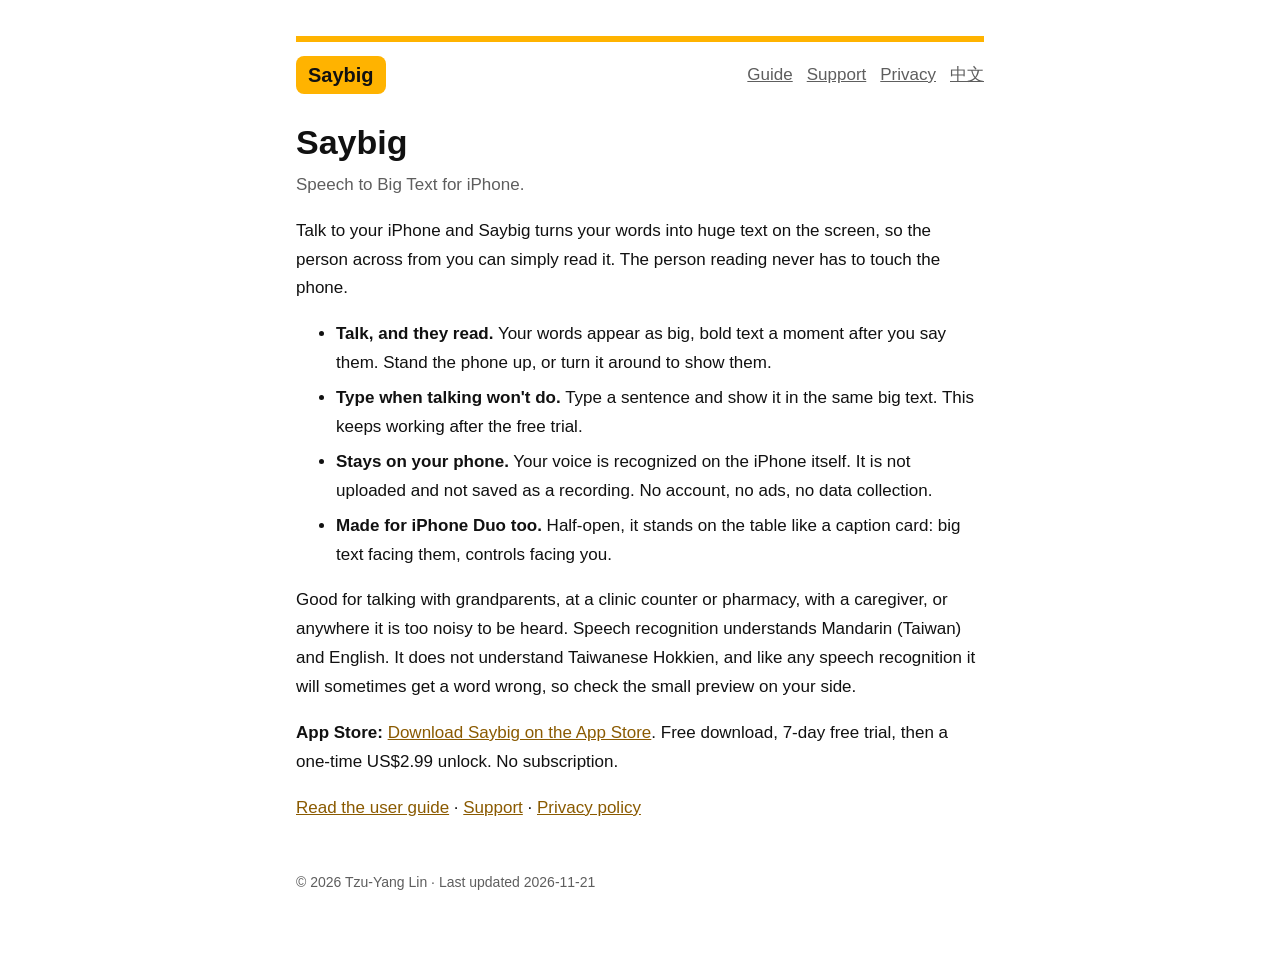
<file: index.html>
<!DOCTYPE html>
<html lang="en">
<head>
<meta charset="utf-8">
<meta name="viewport" content="width=device-width, initial-scale=1">
<meta name="color-scheme" content="light dark">
<title>Saybig: Speech to Big Text</title>
<meta name="description" content="Saybig turns what you say into huge text on your iPhone screen so the person across from you can read it. On-device recognition, no account, no data collection.">
<link rel="canonical" href="https://franky5440-afk.github.io/saybig-site/">
<link rel="alternate" hreflang="en" href="https://franky5440-afk.github.io/saybig-site/">
<link rel="alternate" hreflang="zh-Hant" href="https://franky5440-afk.github.io/saybig-site/zh/">
<link rel="stylesheet" href="style.css">
</head>
<body>
<main>
<header><a class="brand" href="./">Saybig</a><nav><a href="guide/">Guide</a><a href="support/">Support</a><a href="privacy/">Privacy</a><a href="zh/" lang="zh-Hant">中文</a></nav></header>
<h1>Saybig</h1>
<p class="meta">Speech to Big Text for iPhone.</p>
<p>Talk to your iPhone and Saybig turns your words into huge text on the screen, so the person across from you can simply read it. The person reading never has to touch the phone.</p>
<ul>
<li><strong>Talk, and they read.</strong> Your words appear as big, bold text a moment after you say them. Stand the phone up, or turn it around to show them.</li>
<li><strong>Type when talking won't do.</strong> Type a sentence and show it in the same big text. This keeps working after the free trial.</li>
<li><strong>Stays on your phone.</strong> Your voice is recognized on the iPhone itself. It is not uploaded and not saved as a recording. No account, no ads, no data collection.</li>
<li><strong>Made for iPhone Duo too.</strong> Half-open, it stands on the table like a caption card: big text facing them, controls facing you.</li>
</ul>
<p>Good for talking with grandparents, at a clinic counter or pharmacy, with a caregiver, or anywhere it is too noisy to be heard. Speech recognition understands Mandarin (Taiwan) and English. It does not understand Taiwanese Hokkien, and like any speech recognition it will sometimes get a word wrong, so check the small preview on your side.</p>
<p><strong>App Store:</strong> <a href="https://apps.apple.com/app/id6837171846">Download Saybig on the App Store</a>. Free download, 7-day free trial, then a one-time US$2.99 unlock. No subscription.</p>
<p><a href="guide/">Read the user guide</a> · <a href="support/">Support</a> · <a href="privacy/">Privacy policy</a></p>

<footer>&copy; 2026 Tzu-Yang Lin · Last updated 2026-11-21</footer>
</main>
</body>
</html>
</file>
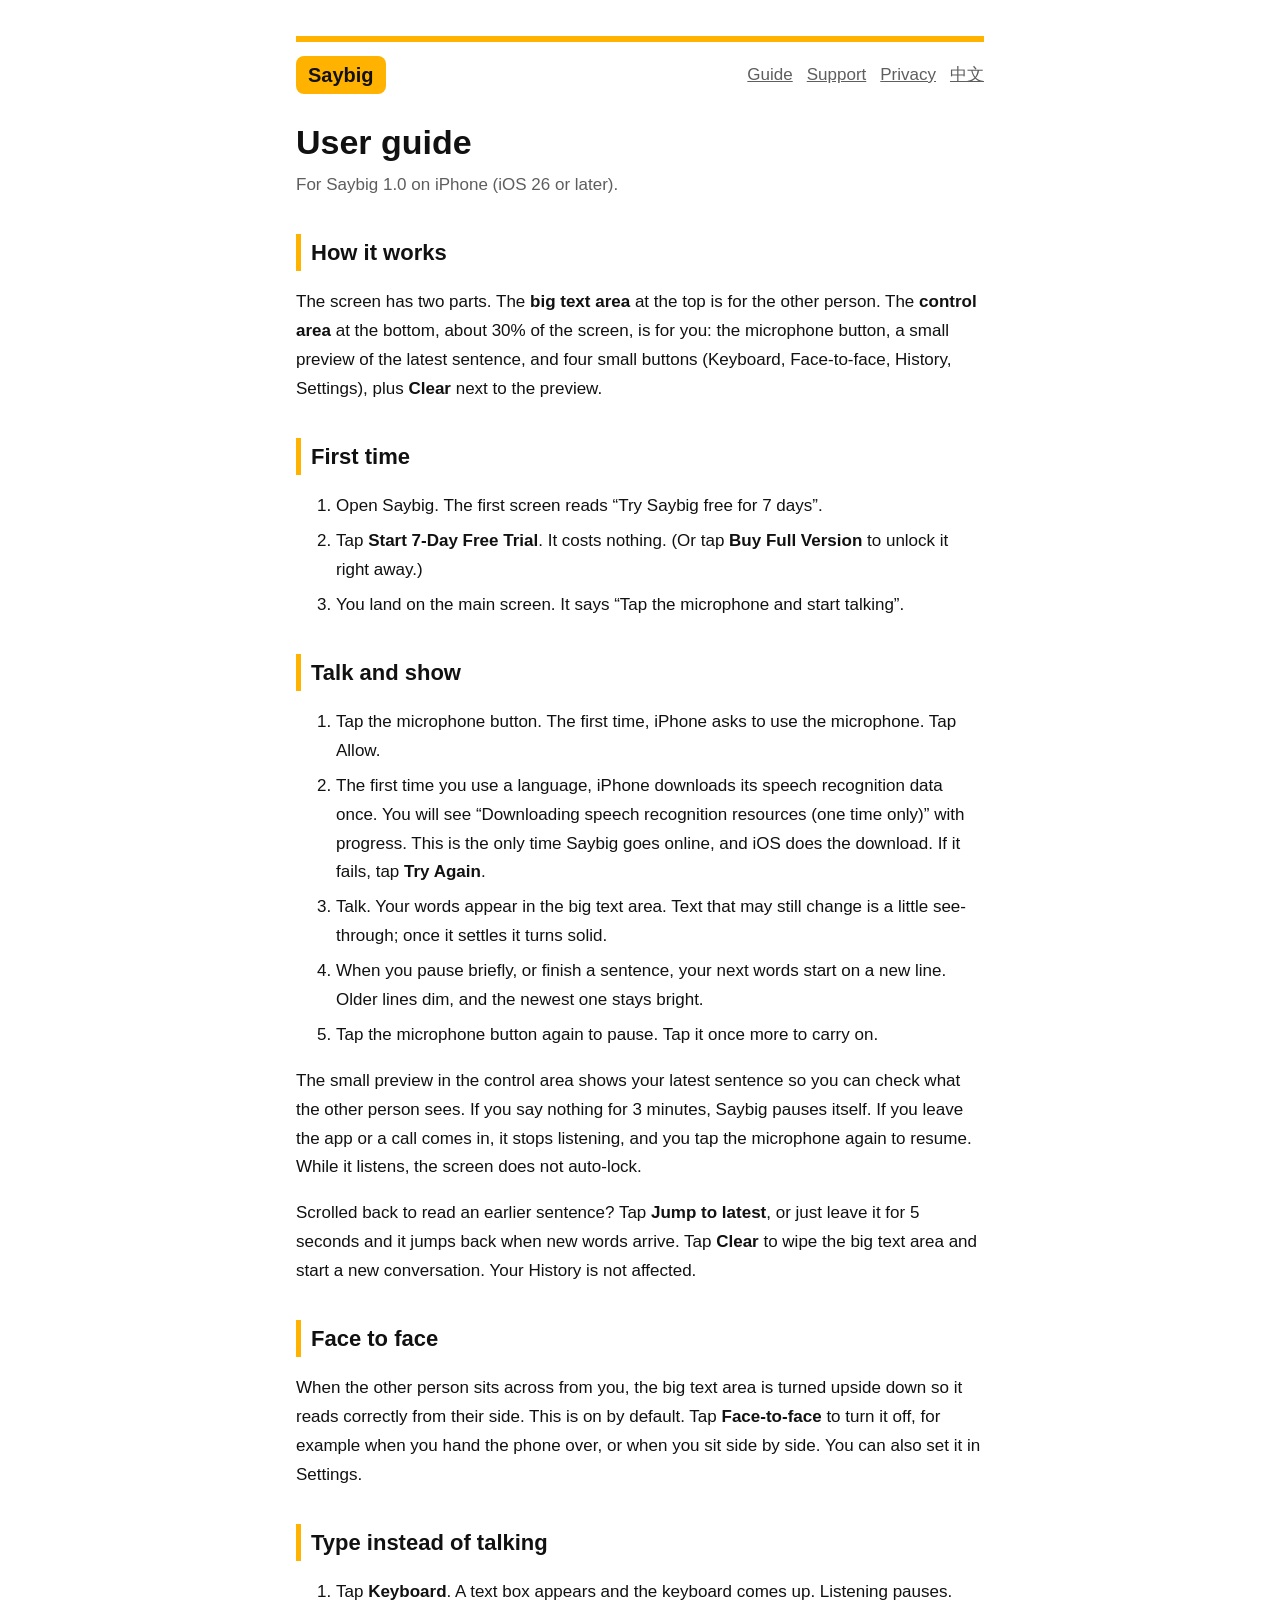
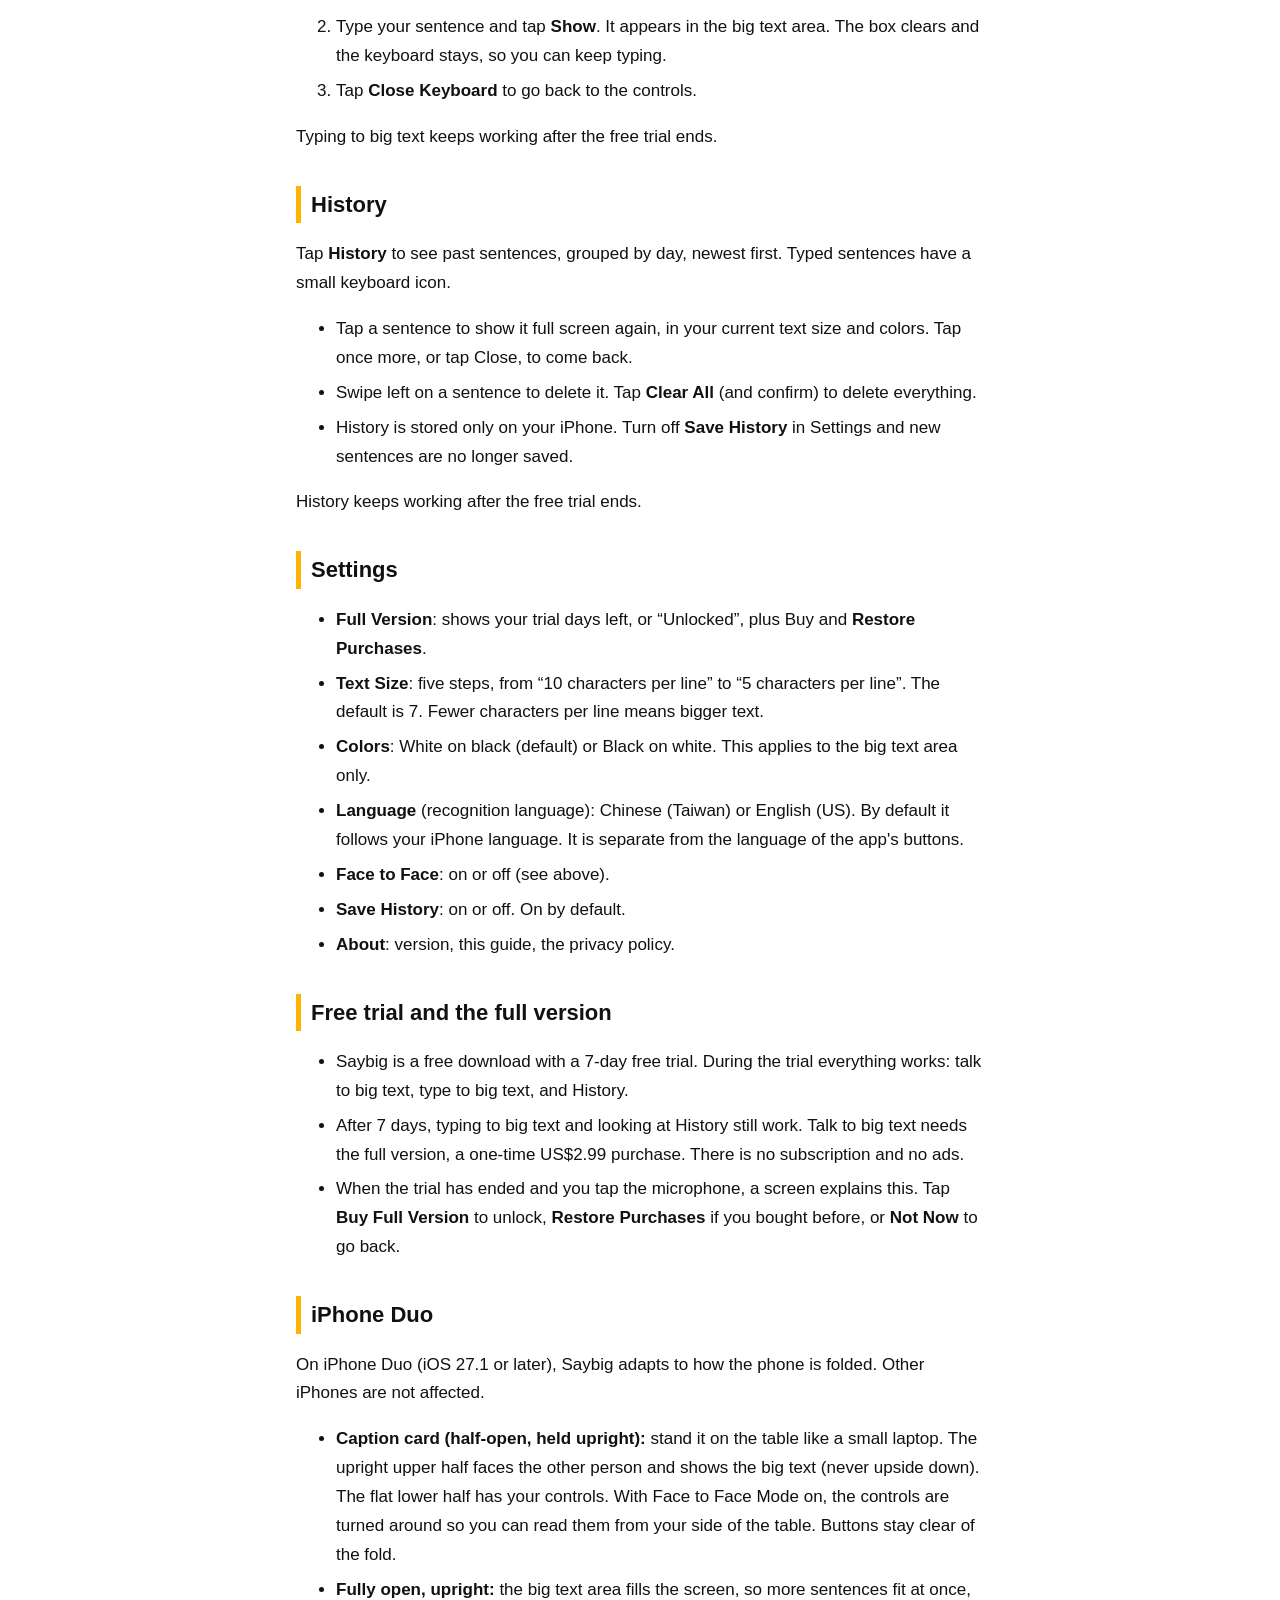
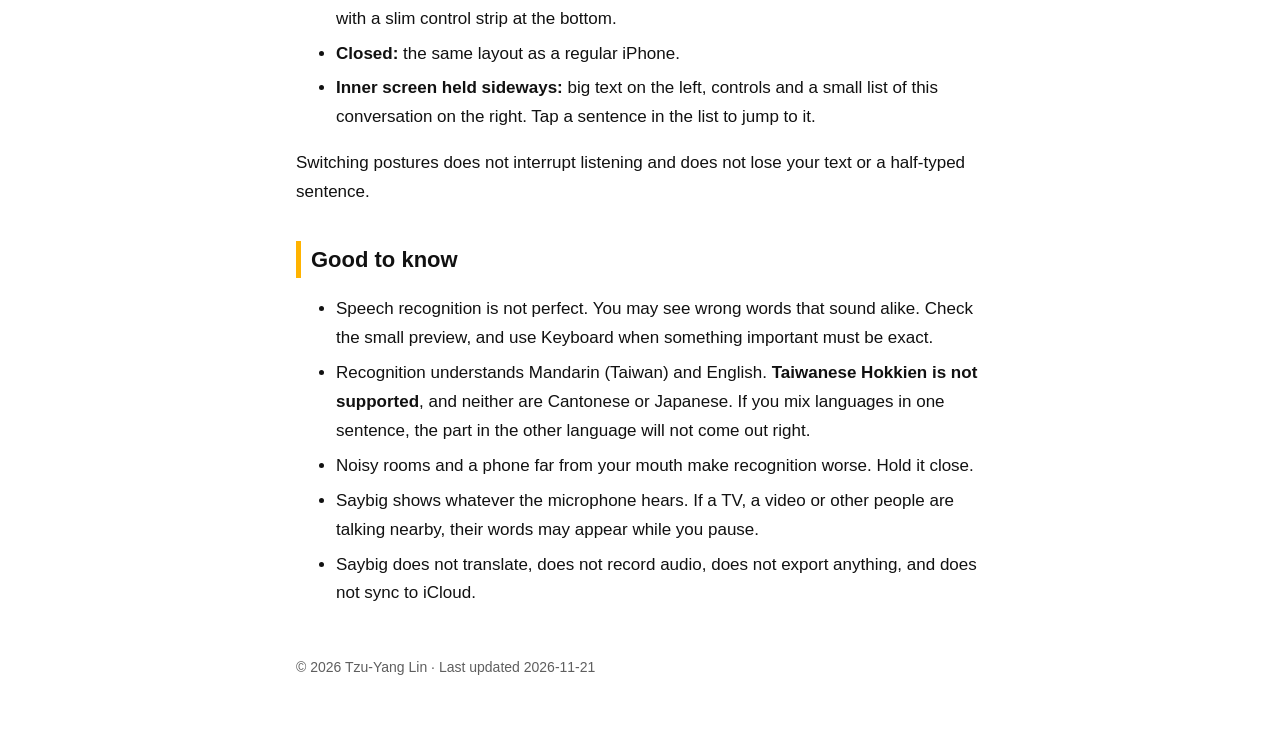
<file: guide/index.html>
<!DOCTYPE html>
<html lang="en">
<head>
<meta charset="utf-8">
<meta name="viewport" content="width=device-width, initial-scale=1">
<meta name="color-scheme" content="light dark">
<title>User guide · Saybig</title>
<meta name="description" content="Saybig turns what you say into huge text on your iPhone screen so the person across from you can read it. On-device recognition, no account, no data collection.">
<link rel="canonical" href="https://franky5440-afk.github.io/saybig-site/guide/">
<link rel="alternate" hreflang="en" href="https://franky5440-afk.github.io/saybig-site/guide/">
<link rel="alternate" hreflang="zh-Hant" href="https://franky5440-afk.github.io/saybig-site/zh/guide/">
<link rel="stylesheet" href="../style.css">
</head>
<body>
<main>
<header><a class="brand" href="../">Saybig</a><nav><a href="../guide/">Guide</a><a href="../support/">Support</a><a href="../privacy/">Privacy</a><a href="../zh/guide/" lang="zh-Hant">中文</a></nav></header>
<h1>User guide</h1>
<p class="meta">For Saybig 1.0 on iPhone (iOS 26 or later).</p>

<h2>How it works</h2>
<p>The screen has two parts. The <strong>big text area</strong> at the top is for the other person. The <strong>control area</strong> at the bottom, about 30% of the screen, is for you: the microphone button, a small preview of the latest sentence, and four small buttons (Keyboard, Face-to-face, History, Settings), plus <strong>Clear</strong> next to the preview.</p>

<h2>First time</h2>
<ol>
<li>Open Saybig. The first screen reads “Try Saybig free for 7 days”.</li>
<li>Tap <strong>Start 7-Day Free Trial</strong>. It costs nothing. (Or tap <strong>Buy Full Version</strong> to unlock it right away.)</li>
<li>You land on the main screen. It says “Tap the microphone and start talking”.</li>
</ol>

<h2>Talk and show</h2>
<ol>
<li>Tap the microphone button. The first time, iPhone asks to use the microphone. Tap Allow.</li>
<li>The first time you use a language, iPhone downloads its speech recognition data once. You will see “Downloading speech recognition resources (one time only)” with progress. This is the only time Saybig goes online, and iOS does the download. If it fails, tap <strong>Try Again</strong>.</li>
<li>Talk. Your words appear in the big text area. Text that may still change is a little see-through; once it settles it turns solid.</li>
<li>When you pause briefly, or finish a sentence, your next words start on a new line. Older lines dim, and the newest one stays bright.</li>
<li>Tap the microphone button again to pause. Tap it once more to carry on.</li>
</ol>
<p>The small preview in the control area shows your latest sentence so you can check what the other person sees. If you say nothing for 3 minutes, Saybig pauses itself. If you leave the app or a call comes in, it stops listening, and you tap the microphone again to resume. While it listens, the screen does not auto-lock.</p>
<p>Scrolled back to read an earlier sentence? Tap <strong>Jump to latest</strong>, or just leave it for 5 seconds and it jumps back when new words arrive. Tap <strong>Clear</strong> to wipe the big text area and start a new conversation. Your History is not affected.</p>

<h2>Face to face</h2>
<p>When the other person sits across from you, the big text area is turned upside down so it reads correctly from their side. This is on by default. Tap <strong>Face-to-face</strong> to turn it off, for example when you hand the phone over, or when you sit side by side. You can also set it in Settings.</p>

<h2>Type instead of talking</h2>
<ol>
<li>Tap <strong>Keyboard</strong>. A text box appears and the keyboard comes up. Listening pauses.</li>
<li>Type your sentence and tap <strong>Show</strong>. It appears in the big text area. The box clears and the keyboard stays, so you can keep typing.</li>
<li>Tap <strong>Close Keyboard</strong> to go back to the controls.</li>
</ol>
<p>Typing to big text keeps working after the free trial ends.</p>

<h2>History</h2>
<p>Tap <strong>History</strong> to see past sentences, grouped by day, newest first. Typed sentences have a small keyboard icon.</p>
<ul>
<li>Tap a sentence to show it full screen again, in your current text size and colors. Tap once more, or tap Close, to come back.</li>
<li>Swipe left on a sentence to delete it. Tap <strong>Clear All</strong> (and confirm) to delete everything.</li>
<li>History is stored only on your iPhone. Turn off <strong>Save History</strong> in Settings and new sentences are no longer saved.</li>
</ul>
<p>History keeps working after the free trial ends.</p>

<h2>Settings</h2>
<ul>
<li><strong>Full Version</strong>: shows your trial days left, or “Unlocked”, plus Buy and <strong>Restore Purchases</strong>.</li>
<li><strong>Text Size</strong>: five steps, from “10 characters per line” to “5 characters per line”. The default is 7. Fewer characters per line means bigger text.</li>
<li><strong>Colors</strong>: White on black (default) or Black on white. This applies to the big text area only.</li>
<li><strong>Language</strong> (recognition language): Chinese (Taiwan) or English (US). By default it follows your iPhone language. It is separate from the language of the app's buttons.</li>
<li><strong>Face to Face</strong>: on or off (see above).</li>
<li><strong>Save History</strong>: on or off. On by default.</li>
<li><strong>About</strong>: version, this guide, the privacy policy.</li>
</ul>

<h2>Free trial and the full version</h2>
<ul>
<li>Saybig is a free download with a 7-day free trial. During the trial everything works: talk to big text, type to big text, and History.</li>
<li>After 7 days, typing to big text and looking at History still work. Talk to big text needs the full version, a one-time US$2.99 purchase. There is no subscription and no ads.</li>
<li>When the trial has ended and you tap the microphone, a screen explains this. Tap <strong>Buy Full Version</strong> to unlock, <strong>Restore Purchases</strong> if you bought before, or <strong>Not Now</strong> to go back.</li>
</ul>

<h2>iPhone Duo</h2>
<p>On iPhone Duo (iOS 27.1 or later), Saybig adapts to how the phone is folded. Other iPhones are not affected.</p>
<ul>
<li><strong>Caption card (half-open, held upright):</strong> stand it on the table like a small laptop. The upright upper half faces the other person and shows the big text (never upside down). The flat lower half has your controls. With Face to Face Mode on, the controls are turned around so you can read them from your side of the table. Buttons stay clear of the fold.</li>
<li><strong>Fully open, upright:</strong> the big text area fills the screen, so more sentences fit at once, with a slim control strip at the bottom.</li>
<li><strong>Closed:</strong> the same layout as a regular iPhone.</li>
<li><strong>Inner screen held sideways:</strong> big text on the left, controls and a small list of this conversation on the right. Tap a sentence in the list to jump to it.</li>
</ul>
<p>Switching postures does not interrupt listening and does not lose your text or a half-typed sentence.</p>

<h2>Good to know</h2>
<ul>
<li>Speech recognition is not perfect. You may see wrong words that sound alike. Check the small preview, and use Keyboard when something important must be exact.</li>
<li>Recognition understands Mandarin (Taiwan) and English. <strong>Taiwanese Hokkien is not supported</strong>, and neither are Cantonese or Japanese. If you mix languages in one sentence, the part in the other language will not come out right.</li>
<li>Noisy rooms and a phone far from your mouth make recognition worse. Hold it close.</li>
<li>Saybig shows whatever the microphone hears. If a TV, a video or other people are talking nearby, their words may appear while you pause.</li>
<li>Saybig does not translate, does not record audio, does not export anything, and does not sync to iCloud.</li>
</ul>

<footer>&copy; 2026 Tzu-Yang Lin · Last updated 2026-11-21</footer>
</main>
</body>
</html>
</file>
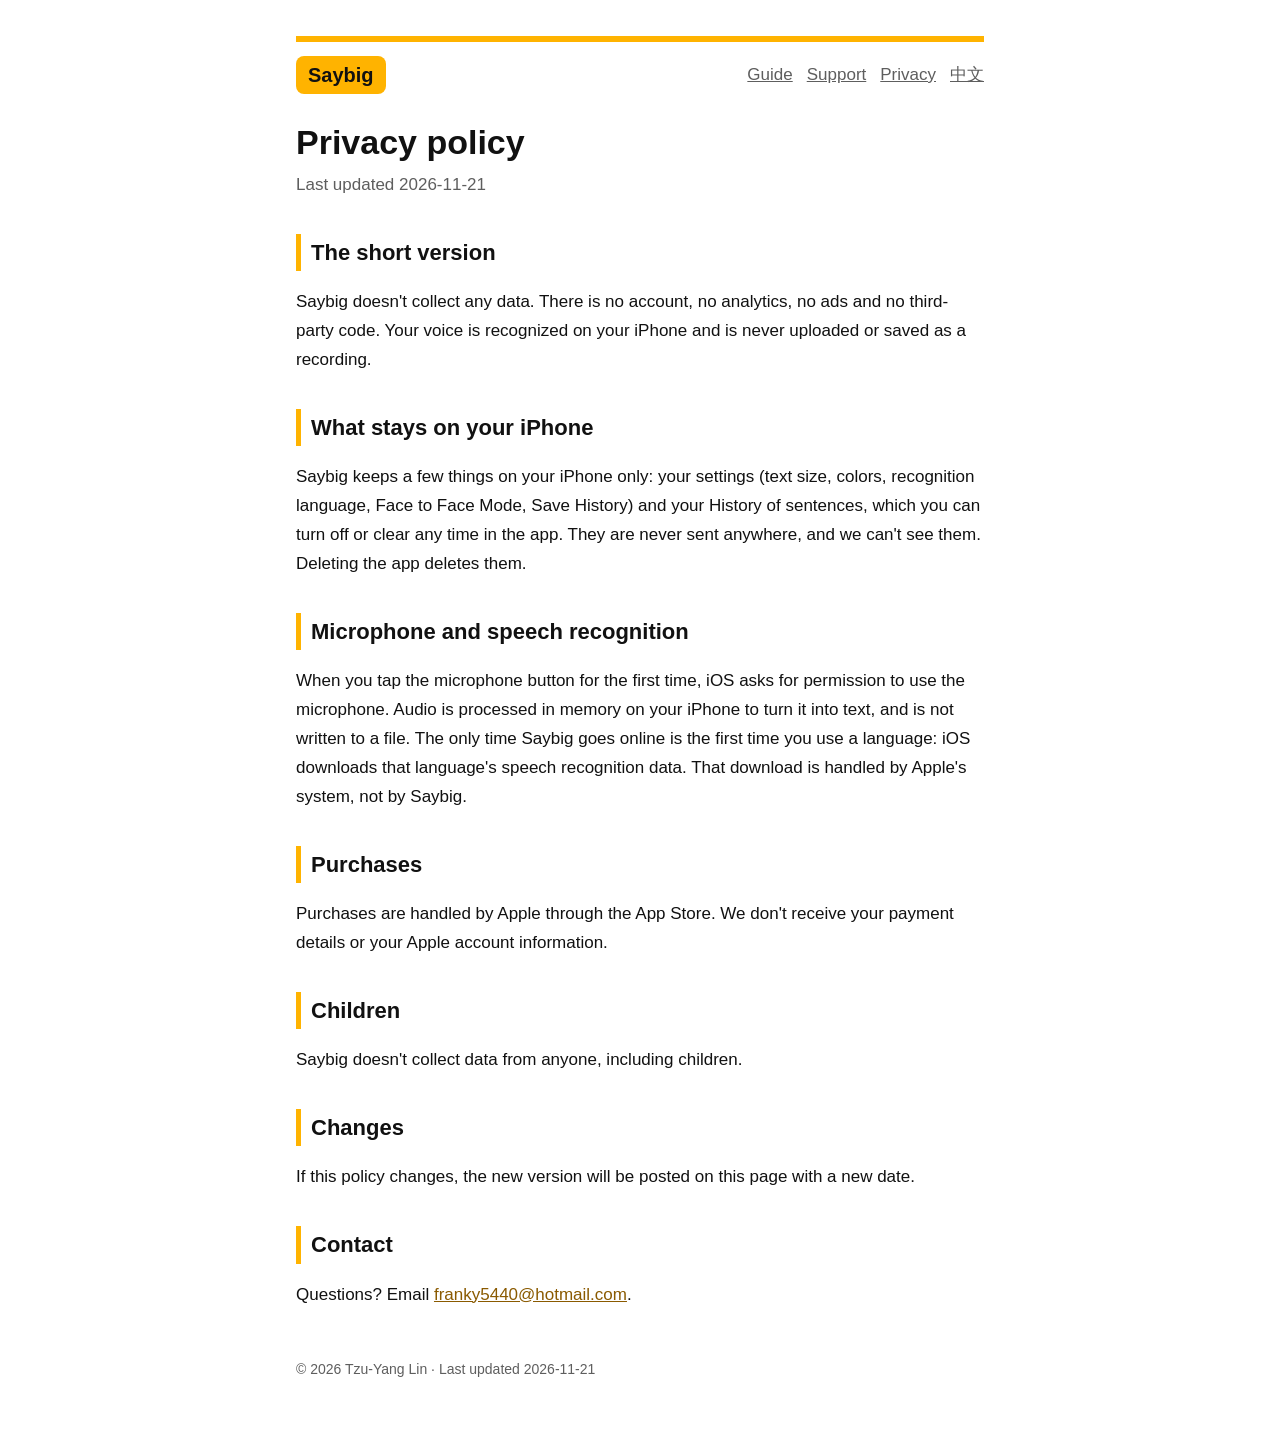
<file: privacy/index.html>
<!DOCTYPE html>
<html lang="en">
<head>
<meta charset="utf-8">
<meta name="viewport" content="width=device-width, initial-scale=1">
<meta name="color-scheme" content="light dark">
<title>Privacy policy · Saybig</title>
<meta name="description" content="Saybig turns what you say into huge text on your iPhone screen so the person across from you can read it. On-device recognition, no account, no data collection.">
<link rel="canonical" href="https://franky5440-afk.github.io/saybig-site/privacy/">
<link rel="alternate" hreflang="en" href="https://franky5440-afk.github.io/saybig-site/privacy/">
<link rel="alternate" hreflang="zh-Hant" href="https://franky5440-afk.github.io/saybig-site/zh/privacy/">
<link rel="stylesheet" href="../style.css">
</head>
<body>
<main>
<header><a class="brand" href="../">Saybig</a><nav><a href="../guide/">Guide</a><a href="../support/">Support</a><a href="../privacy/">Privacy</a><a href="../zh/privacy/" lang="zh-Hant">中文</a></nav></header>
<h1>Privacy policy</h1>
<p class="meta">Last updated 2026-11-21</p>
<h2>The short version</h2>
<p>Saybig doesn't collect any data. There is no account, no analytics, no ads and no third-party code. Your voice is recognized on your iPhone and is never uploaded or saved as a recording.</p>
<h2>What stays on your iPhone</h2>
<p>Saybig keeps a few things on your iPhone only: your settings (text size, colors, recognition language, Face to Face Mode, Save History) and your History of sentences, which you can turn off or clear any time in the app. They are never sent anywhere, and we can't see them. Deleting the app deletes them.</p>
<h2>Microphone and speech recognition</h2>
<p>When you tap the microphone button for the first time, iOS asks for permission to use the microphone. Audio is processed in memory on your iPhone to turn it into text, and is not written to a file. The only time Saybig goes online is the first time you use a language: iOS downloads that language's speech recognition data. That download is handled by Apple's system, not by Saybig.</p>
<h2>Purchases</h2>
<p>Purchases are handled by Apple through the App Store. We don't receive your payment details or your Apple account information.</p>
<h2>Children</h2>
<p>Saybig doesn't collect data from anyone, including children.</p>
<h2>Changes</h2>
<p>If this policy changes, the new version will be posted on this page with a new date.</p>
<h2>Contact</h2>
<p>Questions? Email <a href="mailto:franky5440@hotmail.com">franky5440@hotmail.com</a>.</p>

<footer>&copy; 2026 Tzu-Yang Lin · Last updated 2026-11-21</footer>
</main>
</body>
</html>
</file>
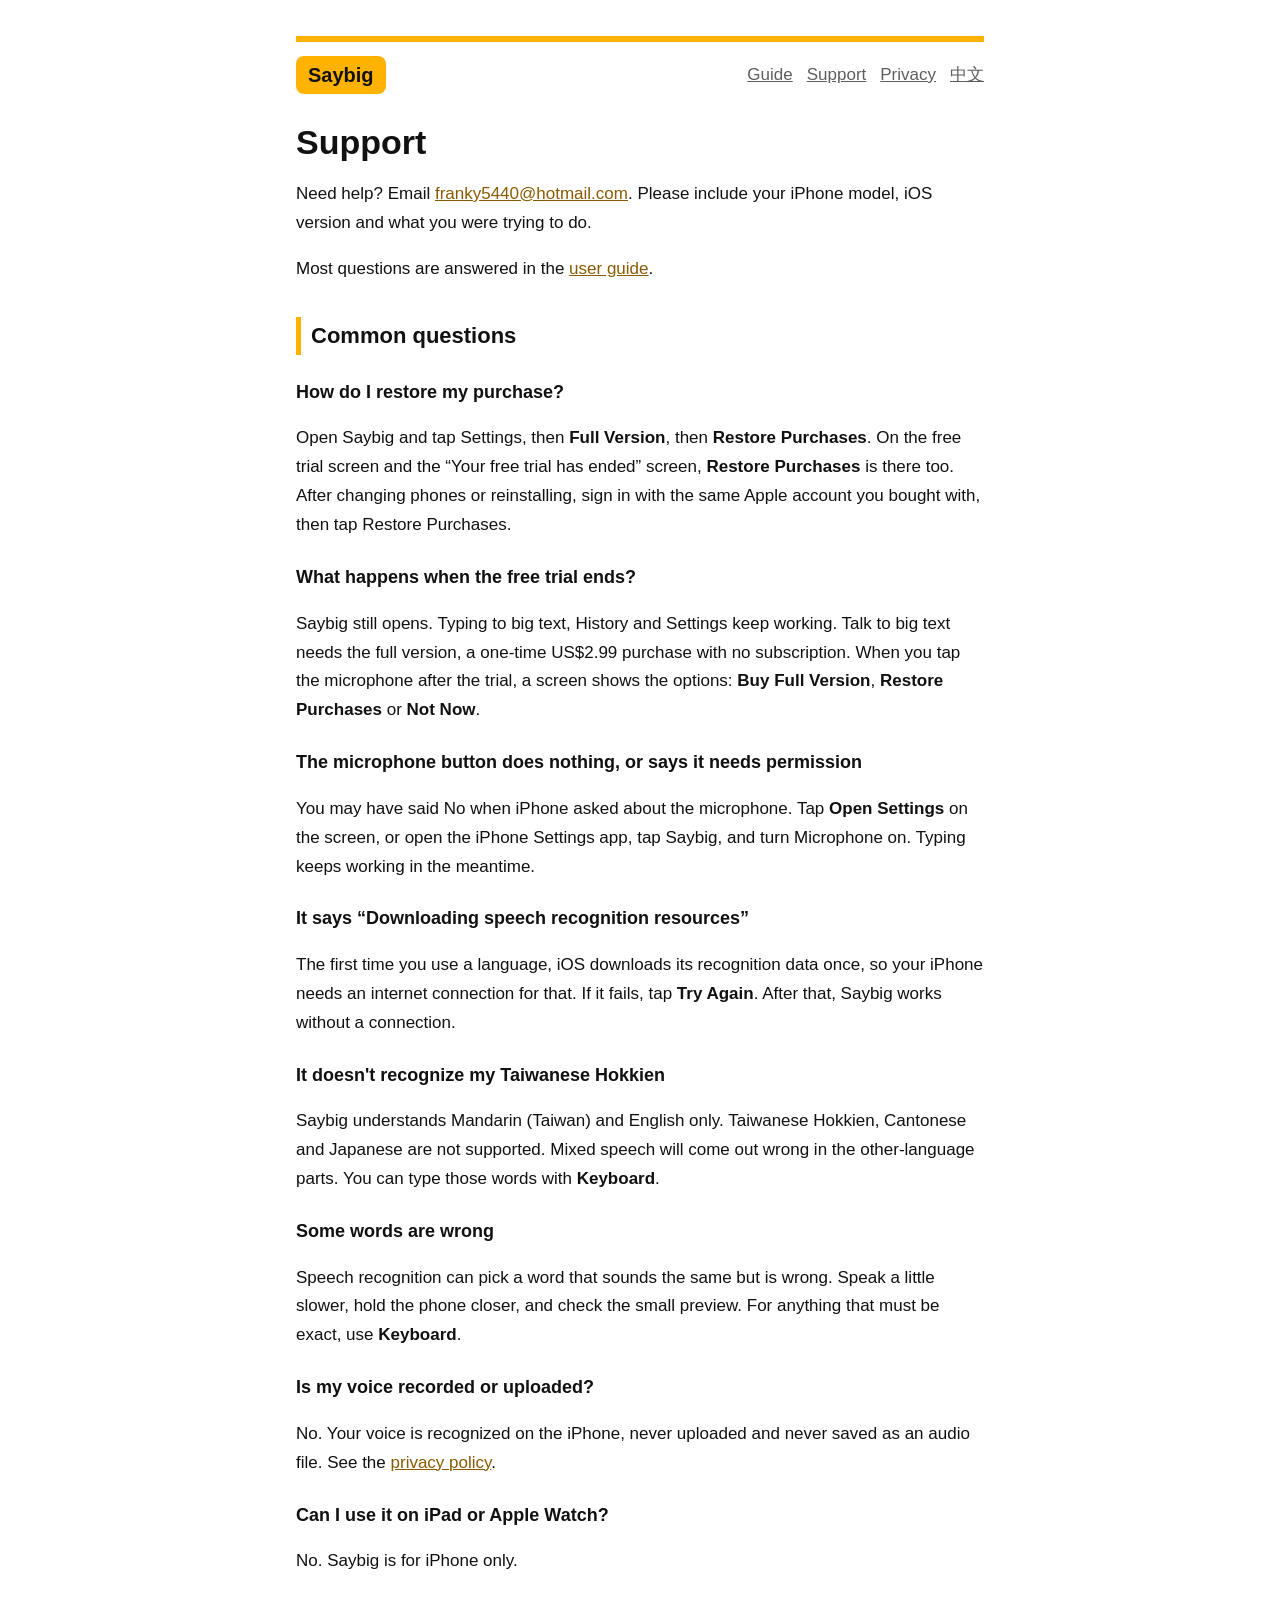
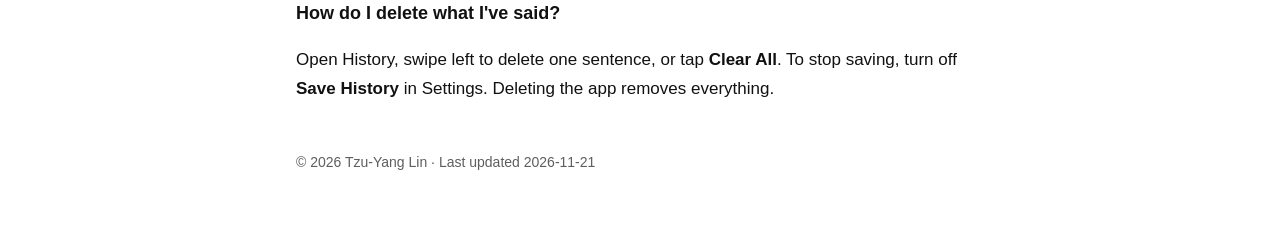
<file: support/index.html>
<!DOCTYPE html>
<html lang="en">
<head>
<meta charset="utf-8">
<meta name="viewport" content="width=device-width, initial-scale=1">
<meta name="color-scheme" content="light dark">
<title>Support · Saybig</title>
<meta name="description" content="Saybig turns what you say into huge text on your iPhone screen so the person across from you can read it. On-device recognition, no account, no data collection.">
<link rel="canonical" href="https://franky5440-afk.github.io/saybig-site/support/">
<link rel="alternate" hreflang="en" href="https://franky5440-afk.github.io/saybig-site/support/">
<link rel="alternate" hreflang="zh-Hant" href="https://franky5440-afk.github.io/saybig-site/zh/support/">
<link rel="stylesheet" href="../style.css">
</head>
<body>
<main>
<header><a class="brand" href="../">Saybig</a><nav><a href="../guide/">Guide</a><a href="../support/">Support</a><a href="../privacy/">Privacy</a><a href="../zh/support/" lang="zh-Hant">中文</a></nav></header>
<h1>Support</h1>
<p>Need help? Email <a href="mailto:franky5440@hotmail.com">franky5440@hotmail.com</a>. Please include your iPhone model, iOS version and what you were trying to do.</p>
<p>Most questions are answered in the <a href="../guide/">user guide</a>.</p>
<h2>Common questions</h2>
<h3>How do I restore my purchase?</h3>
<p>Open Saybig and tap Settings, then <strong>Full Version</strong>, then <strong>Restore Purchases</strong>. On the free trial screen and the “Your free trial has ended” screen, <strong>Restore Purchases</strong> is there too. After changing phones or reinstalling, sign in with the same Apple account you bought with, then tap Restore Purchases.</p>
<h3>What happens when the free trial ends?</h3>
<p>Saybig still opens. Typing to big text, History and Settings keep working. Talk to big text needs the full version, a one-time US$2.99 purchase with no subscription. When you tap the microphone after the trial, a screen shows the options: <strong>Buy Full Version</strong>, <strong>Restore Purchases</strong> or <strong>Not Now</strong>.</p>
<h3>The microphone button does nothing, or says it needs permission</h3>
<p>You may have said No when iPhone asked about the microphone. Tap <strong>Open Settings</strong> on the screen, or open the iPhone Settings app, tap Saybig, and turn Microphone on. Typing keeps working in the meantime.</p>
<h3>It says “Downloading speech recognition resources”</h3>
<p>The first time you use a language, iOS downloads its recognition data once, so your iPhone needs an internet connection for that. If it fails, tap <strong>Try Again</strong>. After that, Saybig works without a connection.</p>
<h3>It doesn't recognize my Taiwanese Hokkien</h3>
<p>Saybig understands Mandarin (Taiwan) and English only. Taiwanese Hokkien, Cantonese and Japanese are not supported. Mixed speech will come out wrong in the other-language parts. You can type those words with <strong>Keyboard</strong>.</p>
<h3>Some words are wrong</h3>
<p>Speech recognition can pick a word that sounds the same but is wrong. Speak a little slower, hold the phone closer, and check the small preview. For anything that must be exact, use <strong>Keyboard</strong>.</p>
<h3>Is my voice recorded or uploaded?</h3>
<p>No. Your voice is recognized on the iPhone, never uploaded and never saved as an audio file. See the <a href="../privacy/">privacy policy</a>.</p>
<h3>Can I use it on iPad or Apple Watch?</h3>
<p>No. Saybig is for iPhone only.</p>
<h3>How do I delete what I've said?</h3>
<p>Open History, swipe left to delete one sentence, or tap <strong>Clear All</strong>. To stop saving, turn off <strong>Save History</strong> in Settings. Deleting the app removes everything.</p>

<footer>&copy; 2026 Tzu-Yang Lin · Last updated 2026-11-21</footer>
</main>
</body>
</html>
</file>
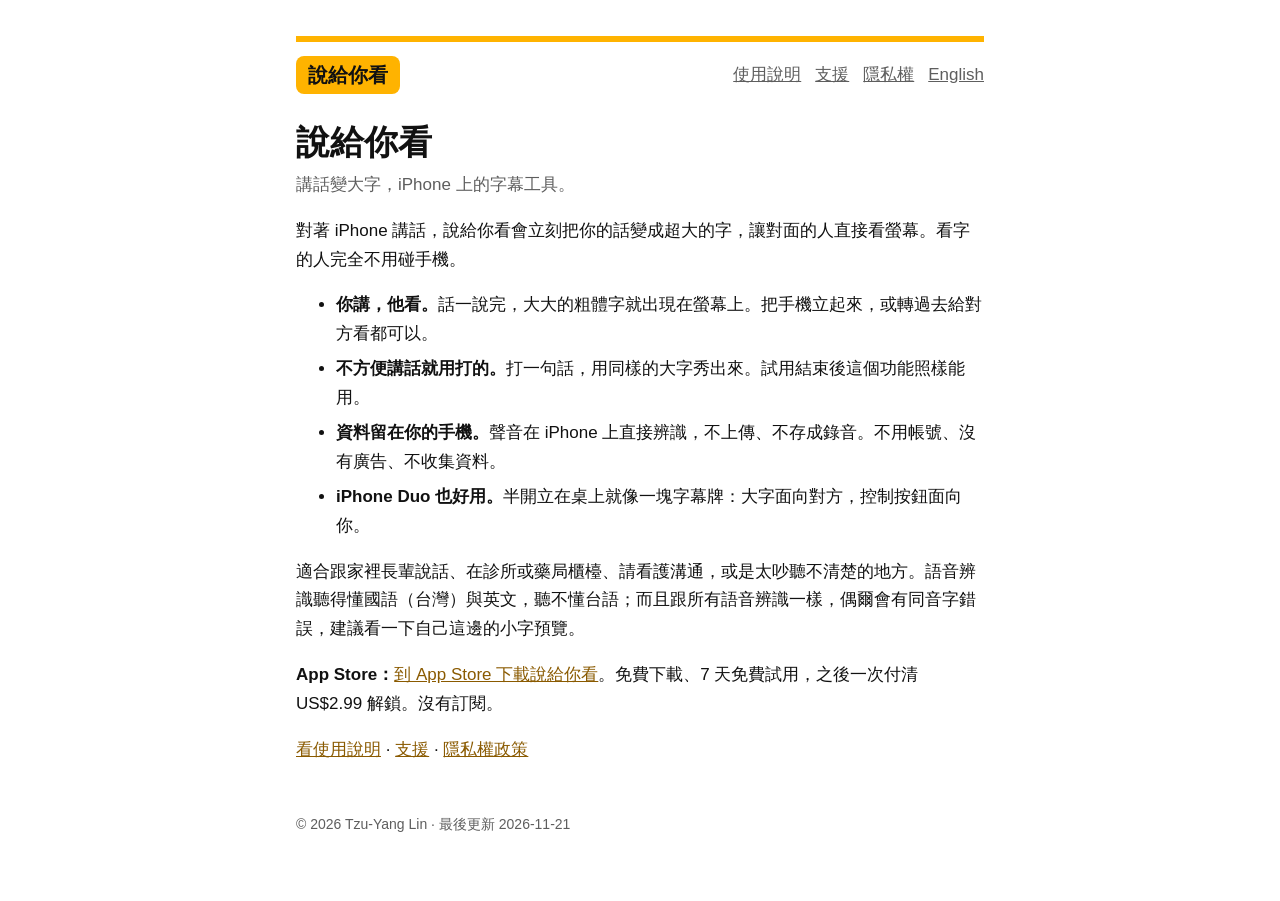
<file: zh/index.html>
<!DOCTYPE html>
<html lang="zh-Hant">
<head>
<meta charset="utf-8">
<meta name="viewport" content="width=device-width, initial-scale=1">
<meta name="color-scheme" content="light dark">
<title>說給你看：講話變大字</title>
<meta name="description" content="說給你看會把你說的話變成超大的字，讓對面的人直接看手機螢幕。辨識在手機上完成，不用帳號、不收集資料。">
<link rel="canonical" href="https://franky5440-afk.github.io/saybig-site/zh/">
<link rel="alternate" hreflang="en" href="https://franky5440-afk.github.io/saybig-site/">
<link rel="alternate" hreflang="zh-Hant" href="https://franky5440-afk.github.io/saybig-site/zh/">
<link rel="stylesheet" href="../style.css">
</head>
<body>
<main>
<header><a class="brand" href="../zh/">說給你看</a><nav><a href="../zh/guide/">使用說明</a><a href="../zh/support/">支援</a><a href="../zh/privacy/">隱私權</a><a href="../" lang="en">English</a></nav></header>
<h1>說給你看</h1>
<p class="meta">講話變大字，iPhone 上的字幕工具。</p>
<p>對著 iPhone 講話，說給你看會立刻把你的話變成超大的字，讓對面的人直接看螢幕。看字的人完全不用碰手機。</p>
<ul>
<li><strong>你講，他看。</strong>話一說完，大大的粗體字就出現在螢幕上。把手機立起來，或轉過去給對方看都可以。</li>
<li><strong>不方便講話就用打的。</strong>打一句話，用同樣的大字秀出來。試用結束後這個功能照樣能用。</li>
<li><strong>資料留在你的手機。</strong>聲音在 iPhone 上直接辨識，不上傳、不存成錄音。不用帳號、沒有廣告、不收集資料。</li>
<li><strong>iPhone Duo 也好用。</strong>半開立在桌上就像一塊字幕牌：大字面向對方，控制按鈕面向你。</li>
</ul>
<p>適合跟家裡長輩說話、在診所或藥局櫃檯、請看護溝通，或是太吵聽不清楚的地方。語音辨識聽得懂國語（台灣）與英文，聽不懂台語；而且跟所有語音辨識一樣，偶爾會有同音字錯誤，建議看一下自己這邊的小字預覽。</p>
<p><strong>App Store：</strong><a href="https://apps.apple.com/app/id6837171846">到 App Store 下載說給你看</a>。免費下載、7 天免費試用，之後一次付清 US$2.99 解鎖。沒有訂閱。</p>
<p><a href="guide/">看使用說明</a> · <a href="support/">支援</a> · <a href="privacy/">隱私權政策</a></p>

<footer>&copy; 2026 Tzu-Yang Lin · 最後更新 2026-11-21</footer>
</main>
</body>
</html>
</file>
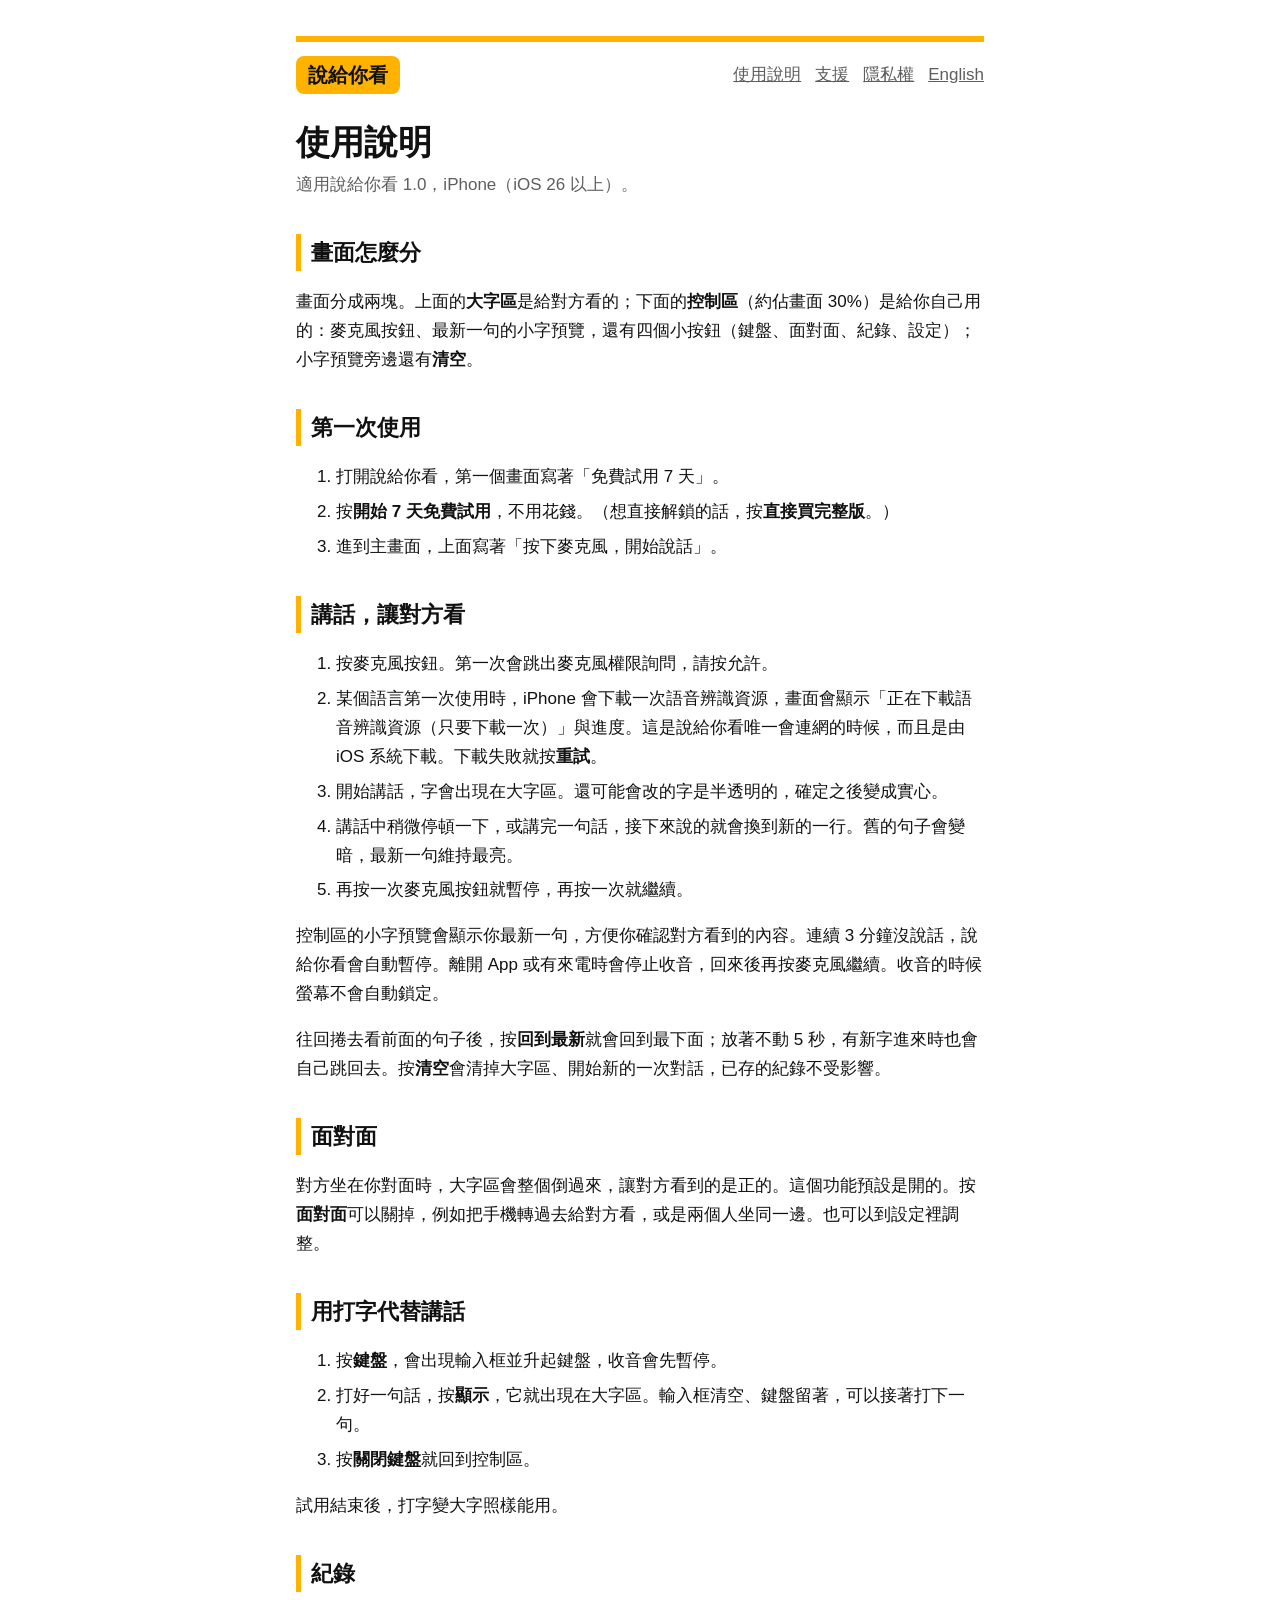
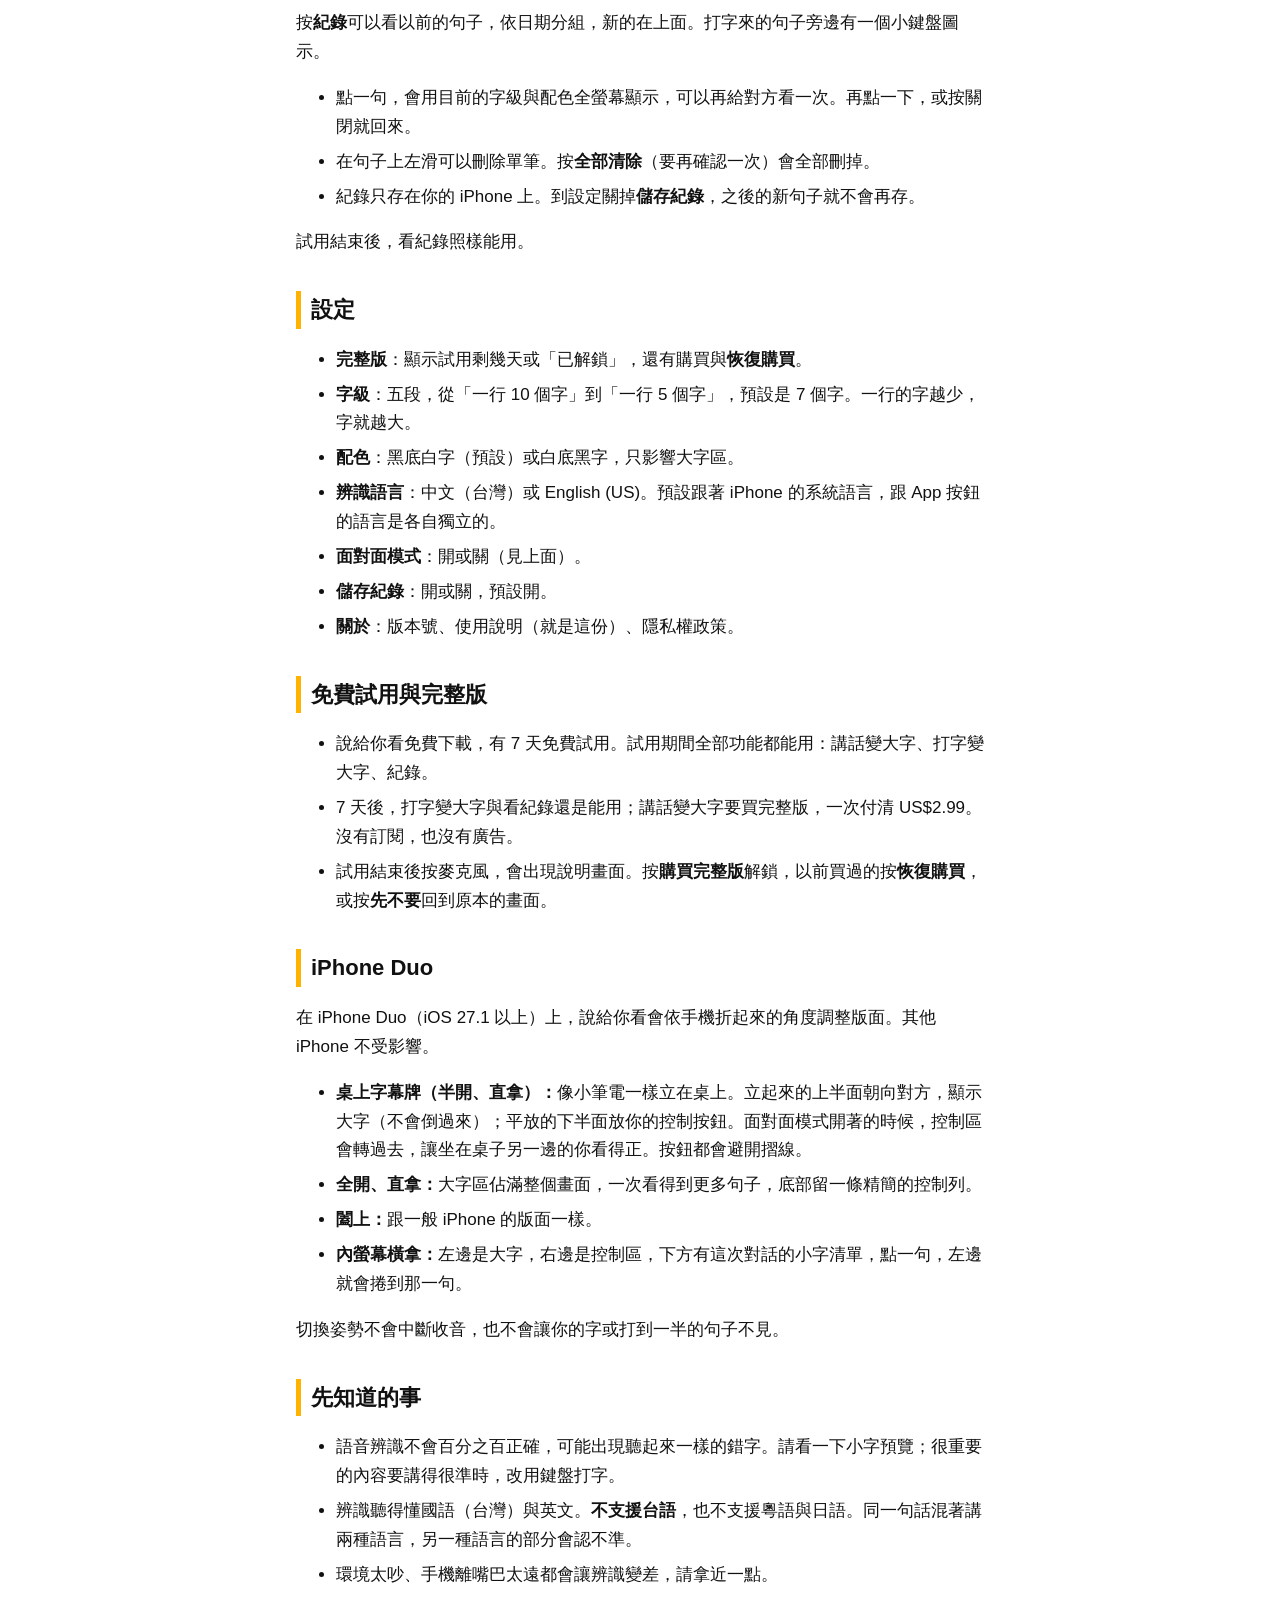
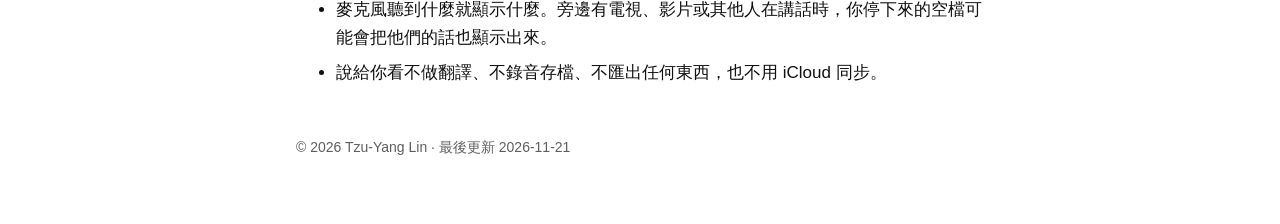
<file: zh/guide/index.html>
<!DOCTYPE html>
<html lang="zh-Hant">
<head>
<meta charset="utf-8">
<meta name="viewport" content="width=device-width, initial-scale=1">
<meta name="color-scheme" content="light dark">
<title>使用說明 · 說給你看</title>
<meta name="description" content="說給你看會把你說的話變成超大的字，讓對面的人直接看手機螢幕。辨識在手機上完成，不用帳號、不收集資料。">
<link rel="canonical" href="https://franky5440-afk.github.io/saybig-site/zh/guide/">
<link rel="alternate" hreflang="en" href="https://franky5440-afk.github.io/saybig-site/guide/">
<link rel="alternate" hreflang="zh-Hant" href="https://franky5440-afk.github.io/saybig-site/zh/guide/">
<link rel="stylesheet" href="../../style.css">
</head>
<body>
<main>
<header><a class="brand" href="../../zh/">說給你看</a><nav><a href="../../zh/guide/">使用說明</a><a href="../../zh/support/">支援</a><a href="../../zh/privacy/">隱私權</a><a href="../../guide/" lang="en">English</a></nav></header>
<h1>使用說明</h1>
<p class="meta">適用說給你看 1.0，iPhone（iOS 26 以上）。</p>

<h2>畫面怎麼分</h2>
<p>畫面分成兩塊。上面的<strong>大字區</strong>是給對方看的；下面的<strong>控制區</strong>（約佔畫面 30%）是給你自己用的：麥克風按鈕、最新一句的小字預覽，還有四個小按鈕（鍵盤、面對面、紀錄、設定）；小字預覽旁邊還有<strong>清空</strong>。</p>

<h2>第一次使用</h2>
<ol>
<li>打開說給你看，第一個畫面寫著「免費試用 7 天」。</li>
<li>按<strong>開始 7 天免費試用</strong>，不用花錢。（想直接解鎖的話，按<strong>直接買完整版</strong>。）</li>
<li>進到主畫面，上面寫著「按下麥克風，開始說話」。</li>
</ol>

<h2>講話，讓對方看</h2>
<ol>
<li>按麥克風按鈕。第一次會跳出麥克風權限詢問，請按允許。</li>
<li>某個語言第一次使用時，iPhone 會下載一次語音辨識資源，畫面會顯示「正在下載語音辨識資源（只要下載一次）」與進度。這是說給你看唯一會連網的時候，而且是由 iOS 系統下載。下載失敗就按<strong>重試</strong>。</li>
<li>開始講話，字會出現在大字區。還可能會改的字是半透明的，確定之後變成實心。</li>
<li>講話中稍微停頓一下，或講完一句話，接下來說的就會換到新的一行。舊的句子會變暗，最新一句維持最亮。</li>
<li>再按一次麥克風按鈕就暫停，再按一次就繼續。</li>
</ol>
<p>控制區的小字預覽會顯示你最新一句，方便你確認對方看到的內容。連續 3 分鐘沒說話，說給你看會自動暫停。離開 App 或有來電時會停止收音，回來後再按麥克風繼續。收音的時候螢幕不會自動鎖定。</p>
<p>往回捲去看前面的句子後，按<strong>回到最新</strong>就會回到最下面；放著不動 5 秒，有新字進來時也會自己跳回去。按<strong>清空</strong>會清掉大字區、開始新的一次對話，已存的紀錄不受影響。</p>

<h2>面對面</h2>
<p>對方坐在你對面時，大字區會整個倒過來，讓對方看到的是正的。這個功能預設是開的。按<strong>面對面</strong>可以關掉，例如把手機轉過去給對方看，或是兩個人坐同一邊。也可以到設定裡調整。</p>

<h2>用打字代替講話</h2>
<ol>
<li>按<strong>鍵盤</strong>，會出現輸入框並升起鍵盤，收音會先暫停。</li>
<li>打好一句話，按<strong>顯示</strong>，它就出現在大字區。輸入框清空、鍵盤留著，可以接著打下一句。</li>
<li>按<strong>關閉鍵盤</strong>就回到控制區。</li>
</ol>
<p>試用結束後，打字變大字照樣能用。</p>

<h2>紀錄</h2>
<p>按<strong>紀錄</strong>可以看以前的句子，依日期分組，新的在上面。打字來的句子旁邊有一個小鍵盤圖示。</p>
<ul>
<li>點一句，會用目前的字級與配色全螢幕顯示，可以再給對方看一次。再點一下，或按關閉就回來。</li>
<li>在句子上左滑可以刪除單筆。按<strong>全部清除</strong>（要再確認一次）會全部刪掉。</li>
<li>紀錄只存在你的 iPhone 上。到設定關掉<strong>儲存紀錄</strong>，之後的新句子就不會再存。</li>
</ul>
<p>試用結束後，看紀錄照樣能用。</p>

<h2>設定</h2>
<ul>
<li><strong>完整版</strong>：顯示試用剩幾天或「已解鎖」，還有購買與<strong>恢復購買</strong>。</li>
<li><strong>字級</strong>：五段，從「一行 10 個字」到「一行 5 個字」，預設是 7 個字。一行的字越少，字就越大。</li>
<li><strong>配色</strong>：黑底白字（預設）或白底黑字，只影響大字區。</li>
<li><strong>辨識語言</strong>：中文（台灣）或 English (US)。預設跟著 iPhone 的系統語言，跟 App 按鈕的語言是各自獨立的。</li>
<li><strong>面對面模式</strong>：開或關（見上面）。</li>
<li><strong>儲存紀錄</strong>：開或關，預設開。</li>
<li><strong>關於</strong>：版本號、使用說明（就是這份）、隱私權政策。</li>
</ul>

<h2>免費試用與完整版</h2>
<ul>
<li>說給你看免費下載，有 7 天免費試用。試用期間全部功能都能用：講話變大字、打字變大字、紀錄。</li>
<li>7 天後，打字變大字與看紀錄還是能用；講話變大字要買完整版，一次付清 US$2.99。沒有訂閱，也沒有廣告。</li>
<li>試用結束後按麥克風，會出現說明畫面。按<strong>購買完整版</strong>解鎖，以前買過的按<strong>恢復購買</strong>，或按<strong>先不要</strong>回到原本的畫面。</li>
</ul>

<h2>iPhone Duo</h2>
<p>在 iPhone Duo（iOS 27.1 以上）上，說給你看會依手機折起來的角度調整版面。其他 iPhone 不受影響。</p>
<ul>
<li><strong>桌上字幕牌（半開、直拿）：</strong>像小筆電一樣立在桌上。立起來的上半面朝向對方，顯示大字（不會倒過來）；平放的下半面放你的控制按鈕。面對面模式開著的時候，控制區會轉過去，讓坐在桌子另一邊的你看得正。按鈕都會避開摺線。</li>
<li><strong>全開、直拿：</strong>大字區佔滿整個畫面，一次看得到更多句子，底部留一條精簡的控制列。</li>
<li><strong>闔上：</strong>跟一般 iPhone 的版面一樣。</li>
<li><strong>內螢幕橫拿：</strong>左邊是大字，右邊是控制區，下方有這次對話的小字清單，點一句，左邊就會捲到那一句。</li>
</ul>
<p>切換姿勢不會中斷收音，也不會讓你的字或打到一半的句子不見。</p>

<h2>先知道的事</h2>
<ul>
<li>語音辨識不會百分之百正確，可能出現聽起來一樣的錯字。請看一下小字預覽；很重要的內容要講得很準時，改用鍵盤打字。</li>
<li>辨識聽得懂國語（台灣）與英文。<strong>不支援台語</strong>，也不支援粵語與日語。同一句話混著講兩種語言，另一種語言的部分會認不準。</li>
<li>環境太吵、手機離嘴巴太遠都會讓辨識變差，請拿近一點。</li>
<li>麥克風聽到什麼就顯示什麼。旁邊有電視、影片或其他人在講話時，你停下來的空檔可能會把他們的話也顯示出來。</li>
<li>說給你看不做翻譯、不錄音存檔、不匯出任何東西，也不用 iCloud 同步。</li>
</ul>

<footer>&copy; 2026 Tzu-Yang Lin · 最後更新 2026-11-21</footer>
</main>
</body>
</html>
</file>
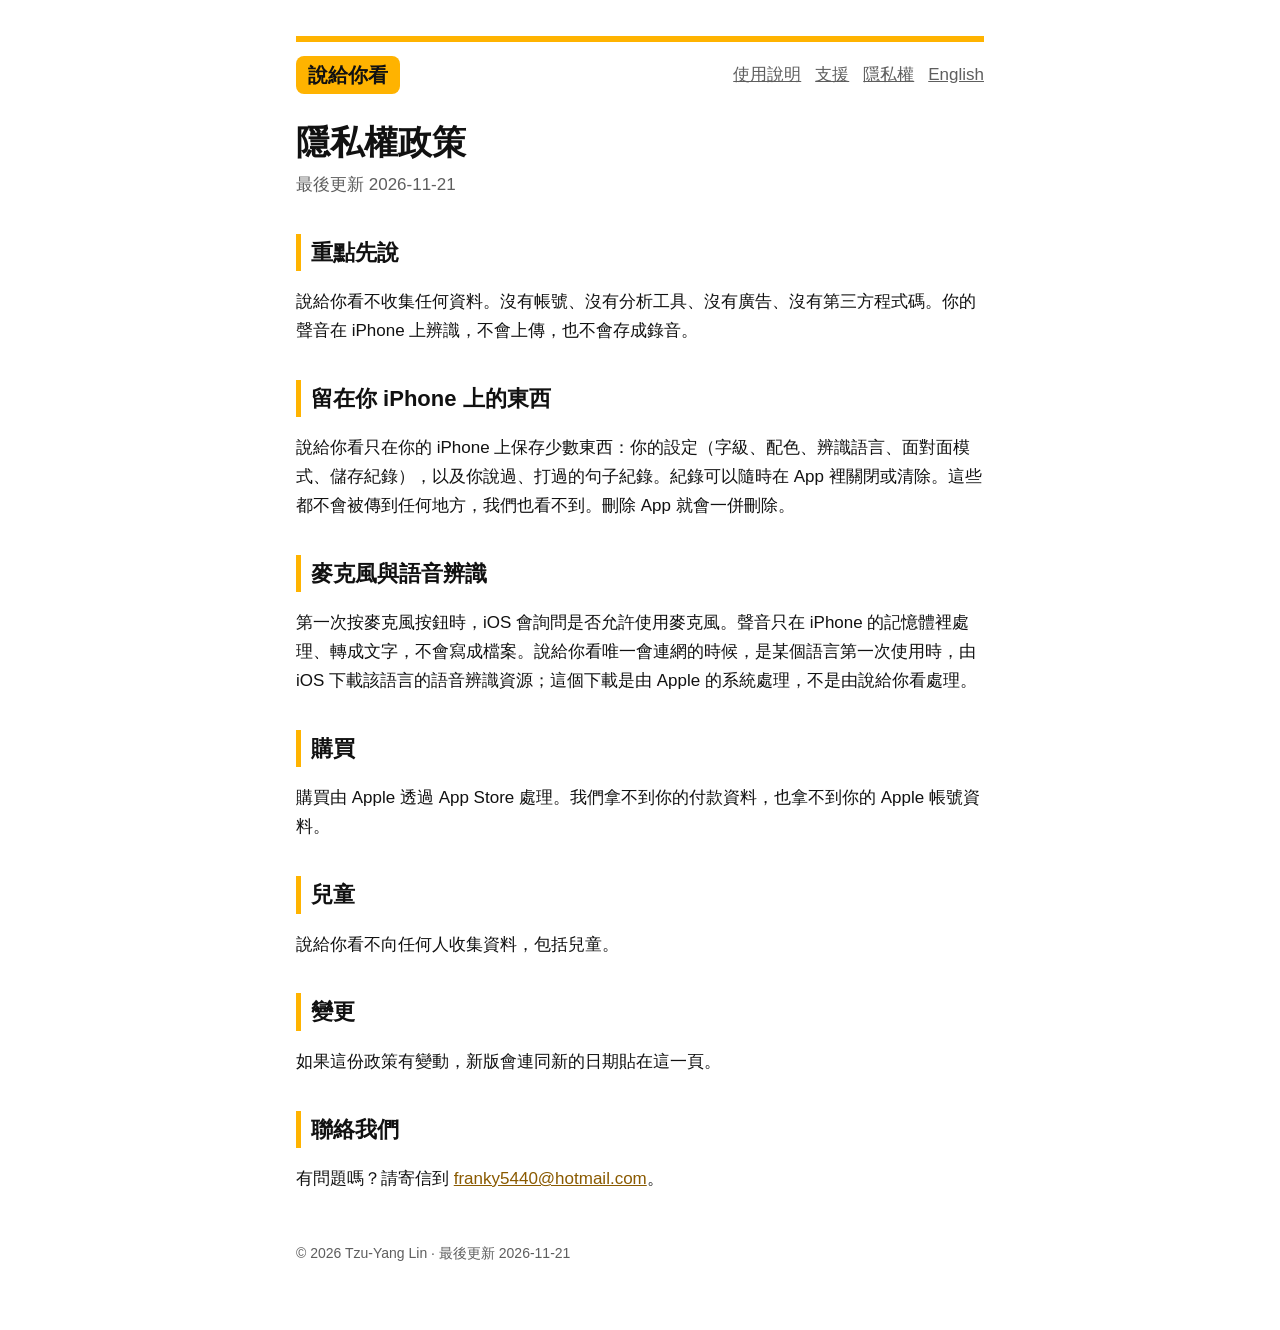
<file: zh/privacy/index.html>
<!DOCTYPE html>
<html lang="zh-Hant">
<head>
<meta charset="utf-8">
<meta name="viewport" content="width=device-width, initial-scale=1">
<meta name="color-scheme" content="light dark">
<title>隱私權政策 · 說給你看</title>
<meta name="description" content="說給你看會把你說的話變成超大的字，讓對面的人直接看手機螢幕。辨識在手機上完成，不用帳號、不收集資料。">
<link rel="canonical" href="https://franky5440-afk.github.io/saybig-site/zh/privacy/">
<link rel="alternate" hreflang="en" href="https://franky5440-afk.github.io/saybig-site/privacy/">
<link rel="alternate" hreflang="zh-Hant" href="https://franky5440-afk.github.io/saybig-site/zh/privacy/">
<link rel="stylesheet" href="../../style.css">
</head>
<body>
<main>
<header><a class="brand" href="../../zh/">說給你看</a><nav><a href="../../zh/guide/">使用說明</a><a href="../../zh/support/">支援</a><a href="../../zh/privacy/">隱私權</a><a href="../../privacy/" lang="en">English</a></nav></header>
<h1>隱私權政策</h1>
<p class="meta">最後更新 2026-11-21</p>
<h2>重點先說</h2>
<p>說給你看不收集任何資料。沒有帳號、沒有分析工具、沒有廣告、沒有第三方程式碼。你的聲音在 iPhone 上辨識，不會上傳，也不會存成錄音。</p>
<h2>留在你 iPhone 上的東西</h2>
<p>說給你看只在你的 iPhone 上保存少數東西：你的設定（字級、配色、辨識語言、面對面模式、儲存紀錄），以及你說過、打過的句子紀錄。紀錄可以隨時在 App 裡關閉或清除。這些都不會被傳到任何地方，我們也看不到。刪除 App 就會一併刪除。</p>
<h2>麥克風與語音辨識</h2>
<p>第一次按麥克風按鈕時，iOS 會詢問是否允許使用麥克風。聲音只在 iPhone 的記憶體裡處理、轉成文字，不會寫成檔案。說給你看唯一會連網的時候，是某個語言第一次使用時，由 iOS 下載該語言的語音辨識資源；這個下載是由 Apple 的系統處理，不是由說給你看處理。</p>
<h2>購買</h2>
<p>購買由 Apple 透過 App Store 處理。我們拿不到你的付款資料，也拿不到你的 Apple 帳號資料。</p>
<h2>兒童</h2>
<p>說給你看不向任何人收集資料，包括兒童。</p>
<h2>變更</h2>
<p>如果這份政策有變動，新版會連同新的日期貼在這一頁。</p>
<h2>聯絡我們</h2>
<p>有問題嗎？請寄信到 <a href="mailto:franky5440@hotmail.com">franky5440@hotmail.com</a>。</p>

<footer>&copy; 2026 Tzu-Yang Lin · 最後更新 2026-11-21</footer>
</main>
</body>
</html>
</file>
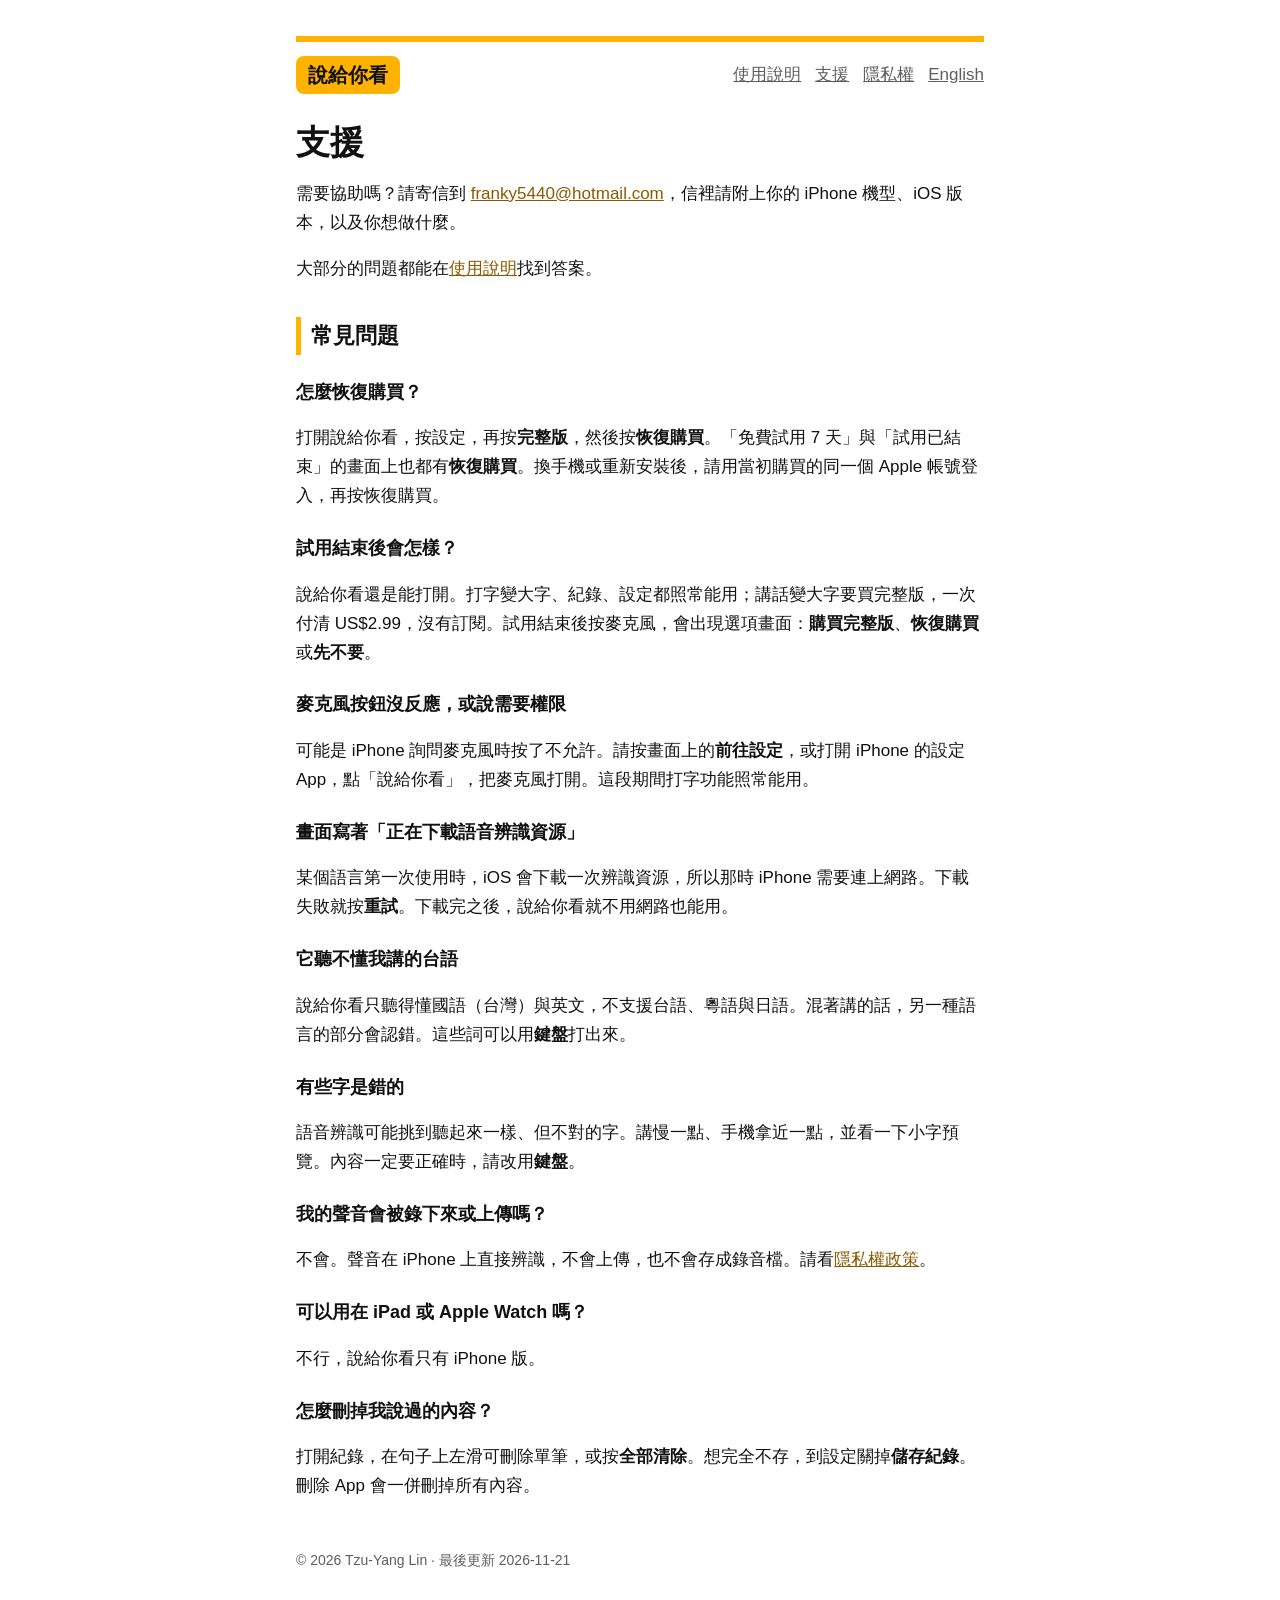
<file: zh/support/index.html>
<!DOCTYPE html>
<html lang="zh-Hant">
<head>
<meta charset="utf-8">
<meta name="viewport" content="width=device-width, initial-scale=1">
<meta name="color-scheme" content="light dark">
<title>支援 · 說給你看</title>
<meta name="description" content="說給你看會把你說的話變成超大的字，讓對面的人直接看手機螢幕。辨識在手機上完成，不用帳號、不收集資料。">
<link rel="canonical" href="https://franky5440-afk.github.io/saybig-site/zh/support/">
<link rel="alternate" hreflang="en" href="https://franky5440-afk.github.io/saybig-site/support/">
<link rel="alternate" hreflang="zh-Hant" href="https://franky5440-afk.github.io/saybig-site/zh/support/">
<link rel="stylesheet" href="../../style.css">
</head>
<body>
<main>
<header><a class="brand" href="../../zh/">說給你看</a><nav><a href="../../zh/guide/">使用說明</a><a href="../../zh/support/">支援</a><a href="../../zh/privacy/">隱私權</a><a href="../../support/" lang="en">English</a></nav></header>
<h1>支援</h1>
<p>需要協助嗎？請寄信到 <a href="mailto:franky5440@hotmail.com">franky5440@hotmail.com</a>，信裡請附上你的 iPhone 機型、iOS 版本，以及你想做什麼。</p>
<p>大部分的問題都能在<a href="../guide/">使用說明</a>找到答案。</p>
<h2>常見問題</h2>
<h3>怎麼恢復購買？</h3>
<p>打開說給你看，按設定，再按<strong>完整版</strong>，然後按<strong>恢復購買</strong>。「免費試用 7 天」與「試用已結束」的畫面上也都有<strong>恢復購買</strong>。換手機或重新安裝後，請用當初購買的同一個 Apple 帳號登入，再按恢復購買。</p>
<h3>試用結束後會怎樣？</h3>
<p>說給你看還是能打開。打字變大字、紀錄、設定都照常能用；講話變大字要買完整版，一次付清 US$2.99，沒有訂閱。試用結束後按麥克風，會出現選項畫面：<strong>購買完整版</strong>、<strong>恢復購買</strong>或<strong>先不要</strong>。</p>
<h3>麥克風按鈕沒反應，或說需要權限</h3>
<p>可能是 iPhone 詢問麥克風時按了不允許。請按畫面上的<strong>前往設定</strong>，或打開 iPhone 的設定 App，點「說給你看」，把麥克風打開。這段期間打字功能照常能用。</p>
<h3>畫面寫著「正在下載語音辨識資源」</h3>
<p>某個語言第一次使用時，iOS 會下載一次辨識資源，所以那時 iPhone 需要連上網路。下載失敗就按<strong>重試</strong>。下載完之後，說給你看就不用網路也能用。</p>
<h3>它聽不懂我講的台語</h3>
<p>說給你看只聽得懂國語（台灣）與英文，不支援台語、粵語與日語。混著講的話，另一種語言的部分會認錯。這些詞可以用<strong>鍵盤</strong>打出來。</p>
<h3>有些字是錯的</h3>
<p>語音辨識可能挑到聽起來一樣、但不對的字。講慢一點、手機拿近一點，並看一下小字預覽。內容一定要正確時，請改用<strong>鍵盤</strong>。</p>
<h3>我的聲音會被錄下來或上傳嗎？</h3>
<p>不會。聲音在 iPhone 上直接辨識，不會上傳，也不會存成錄音檔。請看<a href="../privacy/">隱私權政策</a>。</p>
<h3>可以用在 iPad 或 Apple Watch 嗎？</h3>
<p>不行，說給你看只有 iPhone 版。</p>
<h3>怎麼刪掉我說過的內容？</h3>
<p>打開紀錄，在句子上左滑可刪除單筆，或按<strong>全部清除</strong>。想完全不存，到設定關掉<strong>儲存紀錄</strong>。刪除 App 會一併刪掉所有內容。</p>

<footer>&copy; 2026 Tzu-Yang Lin · 最後更新 2026-11-21</footer>
</main>
</body>
</html>
</file>
<file: style.css>
:root { --amber:#FFB300; --accent:#8A5A00; --ink:#111111; --paper:#FFFFFF; --soft:#5E5E5E; --card:#F6F3EA; }
@media (prefers-color-scheme: dark) { :root { --accent:#FFB300; --ink:#F2F2F2; --paper:#0E0E0E; --soft:#A8A8A8; --card:#1B1B1B; } }
* { box-sizing: border-box; }
body { margin:0; background:var(--paper); color:var(--ink); font:17px/1.7 -apple-system, BlinkMacSystemFont, "PingFang TC", "Noto Sans TC", "Helvetica Neue", Arial, sans-serif; overflow-wrap:anywhere; }
main { max-width:720px; margin:0 auto; padding:36px 16px 64px; }
header { display:flex; justify-content:space-between; align-items:center; gap:12px; flex-wrap:wrap; margin-bottom:28px; border-top:6px solid var(--amber); padding-top:14px; }
header a.brand { background:var(--amber); color:#111111; font-weight:800; font-size:20px; text-decoration:none; padding:2px 12px; border-radius:8px; }
nav a { color:var(--soft); margin-left:14px; }
h1 { font-size:34px; line-height:1.2; margin:0 0 8px; }
h2 { font-size:22px; margin:34px 0 8px; padding-left:10px; border-left:5px solid var(--amber); }
h3 { font-size:18px; margin:22px 0 4px; }
p.meta { color:var(--soft); margin-top:0; }
a { color:var(--accent); }
li { margin:6px 0; }
footer { margin-top:48px; color:var(--soft); font-size:14px; }
</file>
